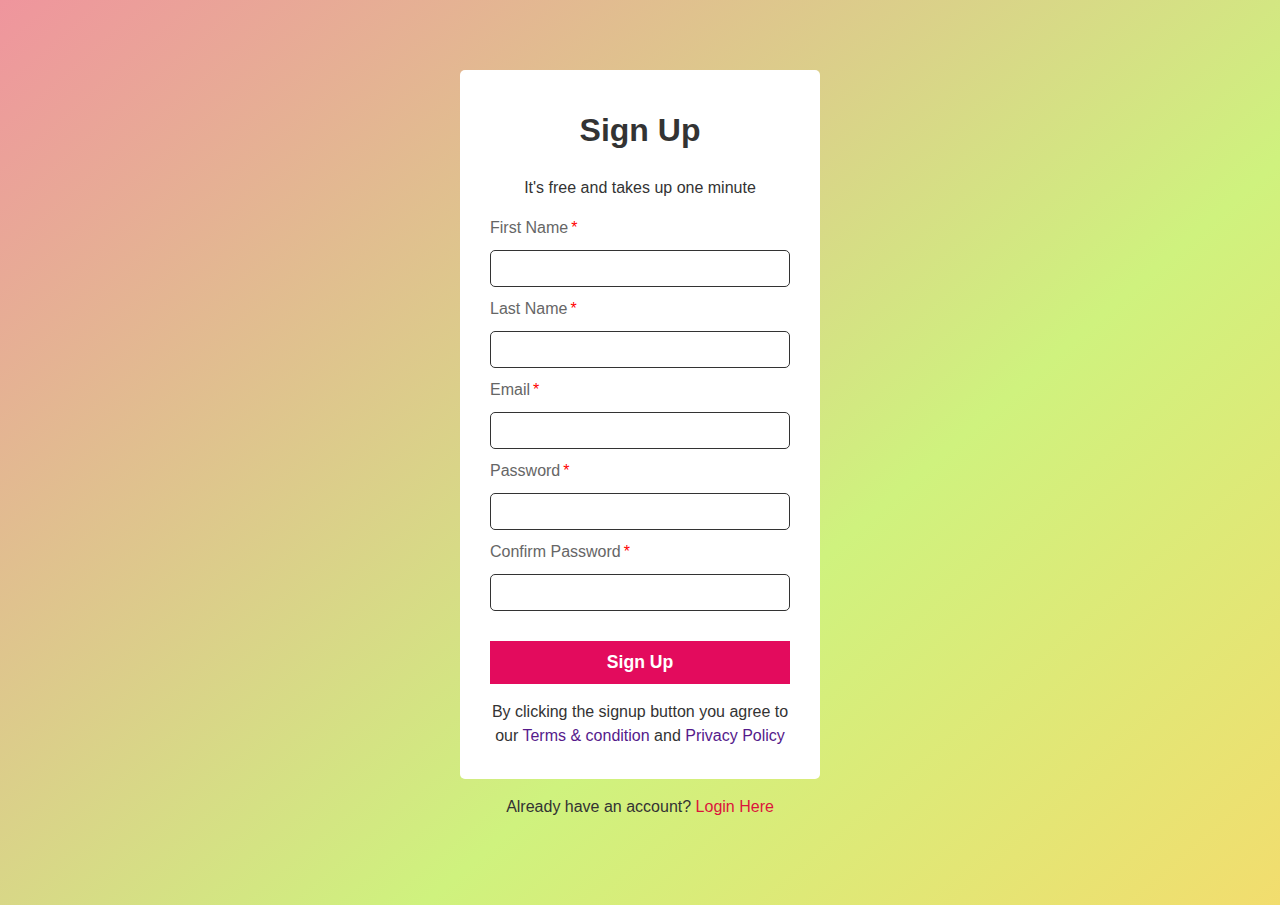
<file: index.html>
<!DOCTYPE html>
<html lang="en">
<head>
    <meta charset="UTF-8">
    <meta name="viewport" content="width=device-width, initial-scale=1.0">
    <title>Signup form</title>
    <link rel="stylesheet" href="style.css">
</head>
<body>
    <!-- container -->
    <div class="container">
    <!-- form group -->
    <div class="form-wrap">
        <h1>
            Sign Up
        </h1>
        <p>It's free and takes up one minute</p>
        <!-- form start -->
        <form>
            <!-- form group start -->
            <div class="form-group">
                <label class="is-required" for="fname">First Name</label>
                <input  type="text" id="fname" name="firstname" required>
            </div>
            <div class="form-group">
                <label class="is-required" for="lname">Last Name</label>
                <input  type="text" id="lname" name="lastname" required>
            </div>
            <div class="form-group">
                <label class="is-required" for="email">Email</label>
                <input type="email" id="email" name="Email" required>
            </div>
            <div class="form-group">
                <label class="is-required" for="pswd">Password</label>
                <input  type="password" id="pswd" name="password" required>
            </div>
            <div class="form-group">
                <label class="is-required" for="cpswd">Confirm Password</label>
                <input type="password" id="cpswd" name="cpswd" required>
            </div>
            <button type="submit">Sign Up</button>
            <p>By clicking the signup button you agree to our <a href="">Terms & condition</a> and <a href="">Privacy Policy</a></p>
            <!-- form group end -->
            <!-- form end -->
        </form>
    </div>
    <footer>
        <p>Already have an account? <a href="login.html">Login Here</a></p>
    </footer>
</div>
</body>
</html>
</file>
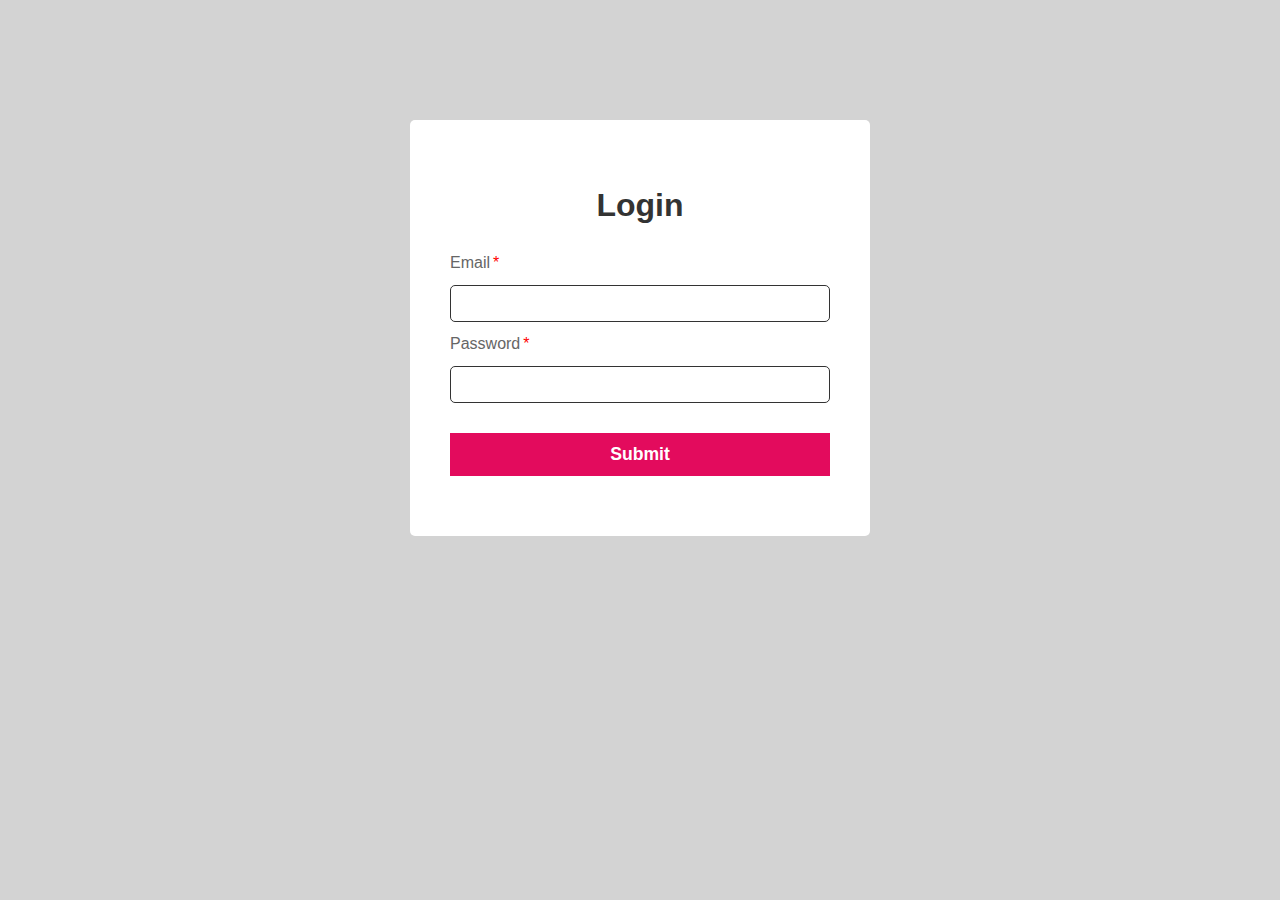
<file: login.html>
<!DOCTYPE html>
<html lang="en">
<head>
    <meta charset="UTF-8">
    <meta name="viewport" content="width=device-width, initial-scale=1.0">
    <title>Login Form</title>
    <link rel="stylesheet" href="login.css">
</head>
<body>
      <!-- container -->
      <div class="container">
        <!-- form group -->
        <div class="form-wrap">
            <h1>
                Login
            </h1>
            <!-- form start -->
            <form>
                <!-- form group start -->
                <div class="form-group">
                    <label class="is-required" for="email">Email</label>
                    <input  type="email" id="email" name="Email" required>
                </div>
                <div class="form-group">
                    <label class="is-required" for="pswd">Password</label>
                    <input  type="password" id="pswd" name="password" required>
                </div>
                <button type="submit">Submit</button>
                <!-- form group end -->
                <!-- form end -->
            </form>
        </div>
    </div>
</body>
</html>
</file>
<file: style.css>
*{
    box-sizing: border-box;
}
body{
    font-family:"Rosario",sans-serif;
    /* background-color: lightgray; */
    background-color: #f2dd6e;
    background-image: linear-gradient(319deg, #f2dd6e 0%, #cff27e 37%, #ef959d 100%);

    line-height:1.5;
}
 .is-required:after{
    content:'*';
    color:red;
    padding-left:3px;
}
a{
    text-decoration:none;
}
.container{
    padding:20px;
    max-width:400px;
    margin:50px auto;
}
.form-wrap{
    background-color:white;
    padding:15px 30px;
    color:#333;
    border-radius:5px;
}
.form-wrap h1,
.form-wrap p{
    text-align:center;
}
.form-wrap .form-group input{
    width:100%;
    padding:10px;
    border-radius:5px;
    border:1px solid #333;
    font-family:"Rosario",sans-serif;
    margin-bottom: 10px;
}

.form-wrap .form-group label{
    display:block;
    color:#666;
    margin-bottom:10px;
}
.form-wrap button{
    width: 100%;
    display:block;
    margin-top:20px;
    padding:10px;
    background-color: #E30B5D;
    color:white;
    border:1px solid #E30B5D;
    cursor: pointer;
    font-weight:bold;
    font-size:1.1rem;
}

.form-wrap button:hover{
    background-color:crimson;
    transition:3s;
}
.form-wrap .bottom-text{
    font-size:15px;
    margin-top:20px;
}
footer{
    margin-top:10px;
    text-align:center;
    color:#333;
}
footer a{
    color:crimson;
}

@media  (max-width:468px) {
   body{
    background:none;
   }
   .container{
    margin:0 auto;
}
}
</file>
<file: login.css>
*{
    box-sizing: border-box;
}
body{
    font-family:"Rosario",sans-serif;
    background-color:lightgrey;
    line-height:1.5;
}
a{
    text-decoration:none;
}
.container{
    padding:20px;
    max-width:500px;
    margin:100px auto;
}
.form-wrap{
    background-color:white;
    padding:40px;
    color:#333;
    border-radius:5px;
}
.form-wrap h1,
.form-wrap p{
    text-align:center;
}
.form-wrap .form-group input{
    width:100%;
    padding:10px;
    border-radius:5px;
    border:1px solid #333;
    font-family:"Rosario",sans-serif;
    margin-bottom: 10px;
}

.form-wrap .form-group label{
    display:block;
    color:#666;
    margin-bottom:10px;
}
.form-wrap button{
    width: 100%;
    display:block;
    margin-top:20px;
    margin-bottom:20px;
    padding:10px;
    background-color: #E30B5D;
    color:white;
    border:1px solid #E30B5D;
    cursor: pointer;
    font-weight:bold;
    font-size:1.1rem;
}

.form-wrap button:hover{
    background-color:crimson;
    transition:3s;
}
.form-wrap .bottom-text{
    font-size:15px;
    margin-top:20px;
}
footer{
    margin-top:10px;
    text-align:center;
    color:#333;
}
footer a{
    color:crimson;
}

.is-required:after{
    content:'*';
    color:red;
    padding-left:3px;
}

@media  (max-width:468px) {
    body{
     background:none;
    }

}
</file>
